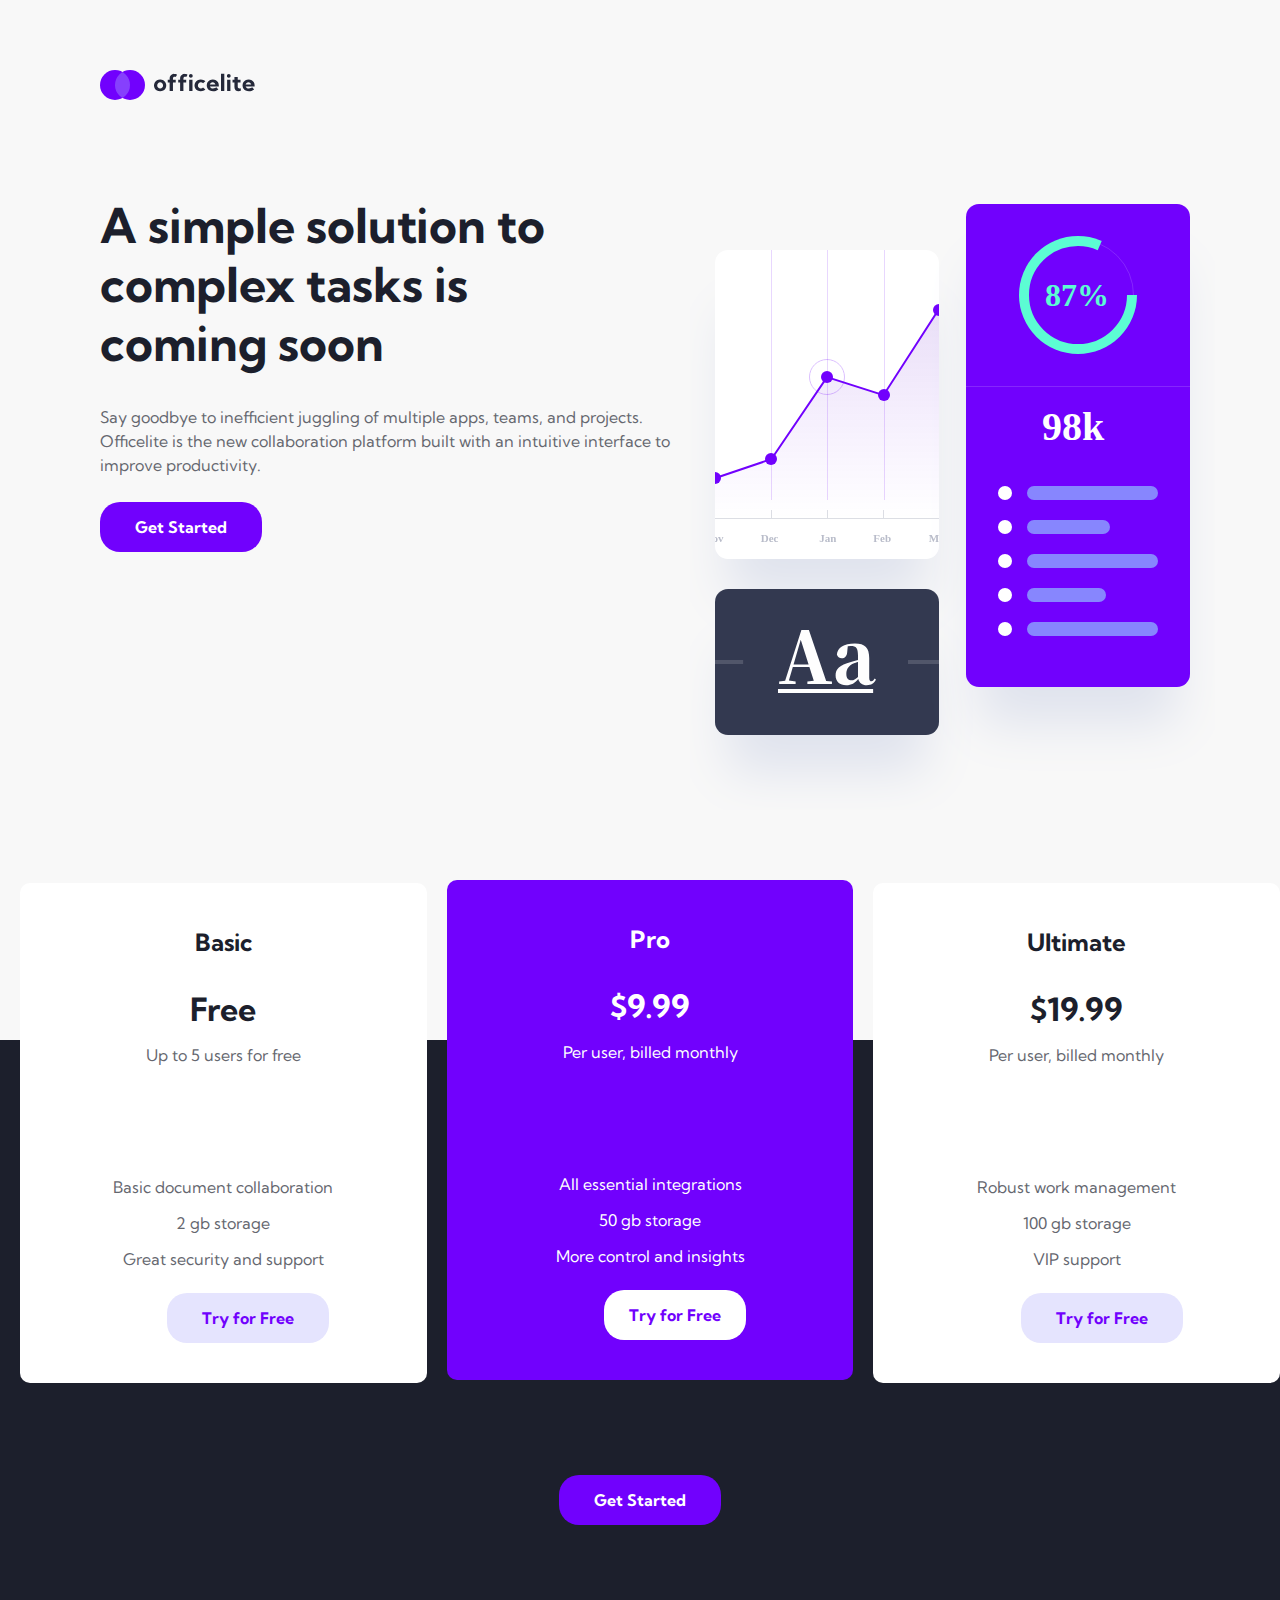
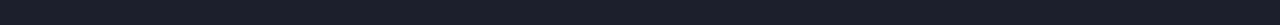
<file: index.html>
<!DOCTYPE html>
<html lang="en">
<head>
  <meta charset="UTF-8">
  <meta name="viewport" content="width=device-width, initial-scale=1.0">
  <title>CST8117 - Project 3</title>
  <link rel="stylesheet" href="style_home.css">
</head>
<body> 
  <div class = "container">
    <nav class = "home-link">
      <img src = "images/logo_purple.svg" alt = "Officelite Logo">
    </nav>
    <header>
      <div class = "header-container">
        <img class = "charts" src = "images/illustration-charts.svg" alt = "An illustration of graphs and charts.">
        <div class = "texts">
          <h1 class = "heading">A simple solution to complex tasks is coming soon</h1>
          <h2 class = "subheading">  Say goodbye to inefficient juggling of multiple apps, teams, and projects. Officelite is the new 
          collaboration platform built with an intuitive interface to improve productivity.</h2>
          <a class = "started" href = "sign-up.html">Get Started</a>
        </div>
      </div>
    </header>

    <main>
      <div class = "boxes">
        <div id = "basic" class = "box-light">
          <div class = "box-grid">
            <div class = "left-side">
              <h3 class= "name">Basic</h3>
              <p class = "price">Free</p>
              <p>Up to 5 users for free</p>
            </div>
            <div class = "right-side">
              <p>Basic document collaboration</p>
              <p>2 gb storage</p>
              <p>Great security and support</p>
            </div>
          </div>
          <a class = "sign-up-dark" href = "sign-up.html">Try for Free</a>
        </div>

        <div id = "pro" class = "box-dark">
          <div class = "box-grid">
            <div class = "left-side">
              <h3 class= "name">Pro</h3>
              <p class = "price">$9.99</p>
              <p>Per user, billed monthly</p>
            </div>
            <div class = "right-side">
              <p>All essential integrations</p>
              <p>50 gb storage</p>
              <p>More control and insights</p>
            </div>
          </div>
          <a class = "sign-up-light" href = "sign-up.html">Try for Free</a>
        </div>

        <div id = "ultimate" class = "box-light">
          <div class = "box-grid">
            <div class = "left-side">
              <h3 class= "name">Ultimate</h3>
              <p class = "price">$19.99</p>
              <p>Per user, billed monthly</p>
            </div>
            <div class = "right-side">
              <p>Robust work management</p>
              <p>100 gb storage</p>
              <p>VIP support</p>
            </div>
          </div>
          <a class = "sign-up-dark" href = "sign-up.html">Try for Free</a>
        </div>
      </div>
    </main>
  </div>
  <footer>
    <a class = "started" href = "sign-up.html">Get Started</a>
  </footer>
</body>
</html>
</file>
<file: style_home.css>
@import url('https://fonts.googleapis.com/css2?family=Kumbh+Sans:wght@100..900&display=swap');

:root{
    --primary-blue: #5175FF; /* Buttons and Officelite Logo */
    --secondary-blue: #829CFF; /* Lighterpart of Officelite Logo? */
    --light-blue: #C1CFFF; /* homepage, lighter buttons */
    --lighter-blue: #E4EAFF; /* ??? */
    --dark-gray: #1C1F2C; /* font? */
    --gray: #212529; /* Backgroud; dark */
    --light-gray: #F8F8F8; /* Background; light */
    --white: #FFFFFF; /* forms and some button text */
    --purple: #7101FD;
    --light-purple: #E5E4FE;
}

body{
    background: linear-gradient(to bottom, var(--light-gray) 63%, var(--dark-gray) 63% 100%);
    background-repeat: no-repeat;
    background-size: cover;
    margin: 0px 0px 100px 0px;
    font-family: "Kumbh Sans", sans-serif;
    font-weight: 400;
    color: var(--dark-gray);
    width: 100vw;
}

.container{
    display: grid;
    grid-template-columns: 1fr;
    gap: 10px;
    padding-left: 20px;
}

.home-link{
    margin: 50px 0px 0px 20px;
}

header{
    max-width: 100%;
    margin: 50px 0px 30px 0px;
}

.heading{
    font-weight: 700;
    font-size: 3rem;
    max-width: 90%;
}

.charts{
    max-width: 90%;
}

.subheading{
    font-weight: 400;
    font-size: 1rem;
    color: #65676f;
    line-height: 1.5rem;
    margin-bottom: 40px;
}

.started{
    background-color: var(--purple);
    text-decoration: none;
    color: var(--white);
    padding: 15px 35px;
    border-radius: 20px;
    font-weight: 700;
}

.boxes{
    display: flex;
    flex-direction: column;
    align-items: center;
    margin: 20px 0px 80px 0px;
}

.box-light, .box-dark{
    display: flex;
    flex-direction: column;
    text-align: center;
    align-content: center;
    height: 420px;
    width: 80%;
    border-radius: 10px;
    padding: 20px 20px 30px 20px;
}

.box-light{
    background-color: var(--white);
    color: var(--dark-gray);
    margin: 10px 0px 10px 0px;
    color: #65676f;
}

.box-dark{
    background-color: var(--purple);
    color: var(--white);
    margin: 10px 0px 15px 0px;
}

.name{
    font-size: 1.5rem;
}

.box-light .name, .box-light .price{
    color: var(--dark-gray);
}

.price{
    font-size: 2rem;
    margin-bottom: 0px;
    font-weight: 700;
}

.right-side{
    margin: 80px 0px 30px 0px;
}

.sign-up-light{
    background-color: var(--white);
    text-decoration: none;
    color: var(--purple);
    padding: 15px 25px;
    border-radius: 20px;
    font-weight: 700;
}

.sign-up-dark{
    background-color: var(--light-purple);
    text-decoration: none;
    color: var(--purple);
    padding: 15px 35px;
    border-radius: 20px;
    font-weight: 700;
}

footer{
    display: flex;
    justify-content: center;
}

.started:hover{
    background-color: #fd01a1;
}

.sign-up-dark:hover{
    background-color: #e6bef8;
}

.sign-up-light:hover{
    background-color: var(--light-purple);
}

/* Tablet version: */
@media screen and (min-width: 768px){
    body{
        background: linear-gradient(to bottom, var(--light-gray) 64%, var(--dark-gray) 64% 100%);
        }

    .home-link{
        margin: 70px 0px 0px 80px;
    }

    .header-container{
        margin-left: 80px;
        display:grid;
        grid-template-columns: 2fr 1fr;
    }

    .texts{
        grid-row: 1;
    }
    
    .charts{
        margin-top: 40px;
        grid-column: 2;
    }

    .boxes{
        gap: 20px;
    }

    .box-light, .box-dark{
        height: 300px;
    }

    .box-grid{
        height: 80%;
        display: grid;
        grid-template-columns: 1fr 1fr;
        align-items: center;
        text-align:start;
    }

    .left-side{
        margin-left: 50px;
    }

    .sign-up-dark, .sign-up-light{
        align-self: flex-start;
        margin-left: 50px;
    }
}

/* Desktop version: */

@media screen and (min-width: 1000px){
    .header-container{
        grid-template-columns: 1fr 1fr;
    }

    .subheading{
        max-width: 640px;
    }

    .boxes{
        flex-direction: row;
    }

    .box-light, .box-dark{
        height: 450px;
    }

    .box-grid{
        display: grid;
        grid-template-columns: 1fr;
        align-items: center;
        text-align:center;
    }

    .left-side{
        margin-left: 0px;
    }

    .sign-up-dark, .sign-up-light{
        margin-top: 30px;
        align-self: center;
    }
}

/* TO DO:
desktop version
make hover on buttons?
*/
</file>
